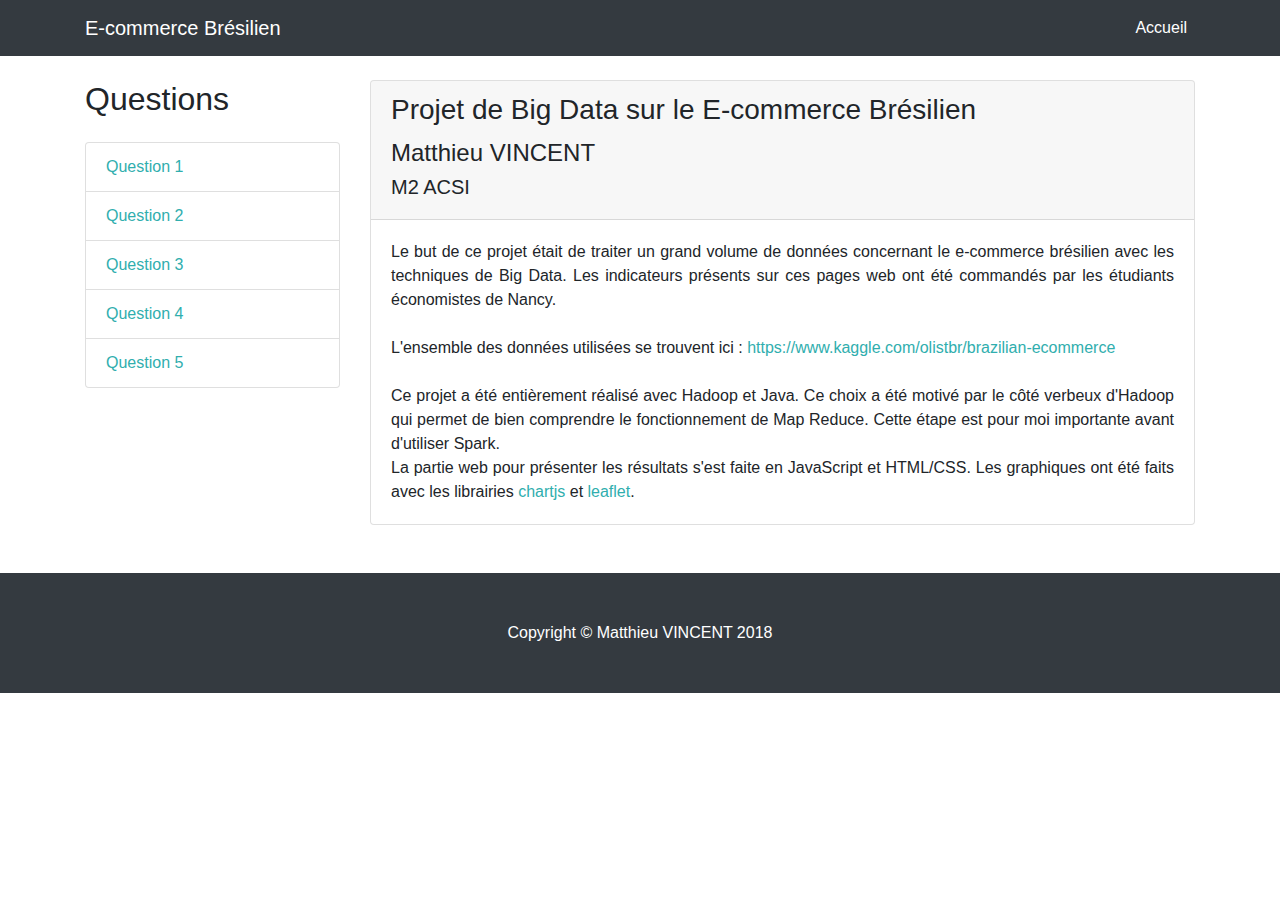
<file: web/html/index.html>
<!DOCTYPE html>
<html lang="en">
<head>
    <meta charset="UTF-8">
    <title>E-commerce Brésilien</title>

    <!-- Bootstrap core CSS -->
    <link href="../../web/vendor/bootstrap/css/bootstrap.min.css" rel="stylesheet">
    <!-- Custom styles for this template -->
    <link href="../../web/css/style.css" rel="stylesheet">
</head>

<body>

    <!-- Navigation -->
    <nav class="navbar navbar-expand-lg navbar-dark bg-dark fixed-top">
        <div class="container">
            <a class="navbar-brand" href="index.html">E-commerce Brésilien</a>
            <button class="navbar-toggler" type="button" data-toggle="collapse" data-target="#navbarResponsive" aria-controls="navbarResponsive" aria-expanded="false" aria-label="Toggle navigation">
                <span class="navbar-toggler-icon"></span>
            </button>
            <div class="collapse navbar-collapse" id="navbarResponsive">
                <ul class="navbar-nav ml-auto">
                    <li class="nav-item active">
                        <a class="nav-link" href="index.html">Accueil</a>
                    </li>
                </ul>
            </div>
        </div>
    </nav>

    <!-- Page Content -->
    <div class="container">
        <div class="row">
            <div class="col-lg-3">
                <h2 class="my-4">Questions</h2>
                <div class="list-group">
                    <a href="question1.html" class="list-group-item">Question 1</a>
                    <a href="question2.html" class="list-group-item">Question 2</a>
                    <a href="question3.html" class="list-group-item">Question 3</a>
                    <a href="question4.html" class="list-group-item">Question 4</a>
                    <a href="question5.html" class="list-group-item">Question 5</a>
                </div>
            </div>
            <div class="col-lg-9">
                <div class="card card-outline-secondary mt-4">
                    <div class="card-header">
                        <h3 class="card-title">Projet de Big Data sur le E-commerce Brésilien</h3>
                        <h4>Matthieu VINCENT</h4>
                        <h5>M2 ACSI</h5>
                    </div>
                    <div class="card-body">
                        <p class="card-text">
                            Le but de ce projet était de traiter un grand volume de données concernant le e-commerce brésilien avec les techniques de Big Data.
                            Les indicateurs présents sur ces pages web ont été commandés par les étudiants économistes de Nancy.<br><br>
                            L'ensemble des données utilisées se trouvent ici : <a href="https://www.kaggle.com/olistbr/brazilian-ecommerce">https://www.kaggle.com/olistbr/brazilian-ecommerce</a><br><br>

                            Ce projet a été entièrement réalisé avec Hadoop et Java. Ce choix a été motivé par le côté verbeux d'Hadoop qui permet de
                            bien comprendre le fonctionnement de Map Reduce. Cette étape est pour moi importante avant d'utiliser Spark.<br>
                            La partie web pour présenter les résultats s'est faite en JavaScript et HTML/CSS. Les graphiques ont été faits avec
                            les librairies <a href="https://www.chartjs.org/">chartjs</a> et <a href="https://leafletjs.com/">leaflet</a>.
                        </p>
                    </div>
                </div>
            </div>
        </div>
    </div>

    <!-- Footer -->
    <br><br>
    <footer class="py-5 bg-dark">
        <div class="container">
            <p class="m-0 text-center text-white">Copyright &copy; Matthieu VINCENT 2018</p>
        </div>
    </footer>

    <!-- Bootstrap core JavaScript -->
    <script src="../../web/vendor/jquery/jquery.min.js"></script>
    <script src="../../web/vendor/bootstrap/js/bootstrap.bundle.min.js"></script>
</body>
</html>
</file>
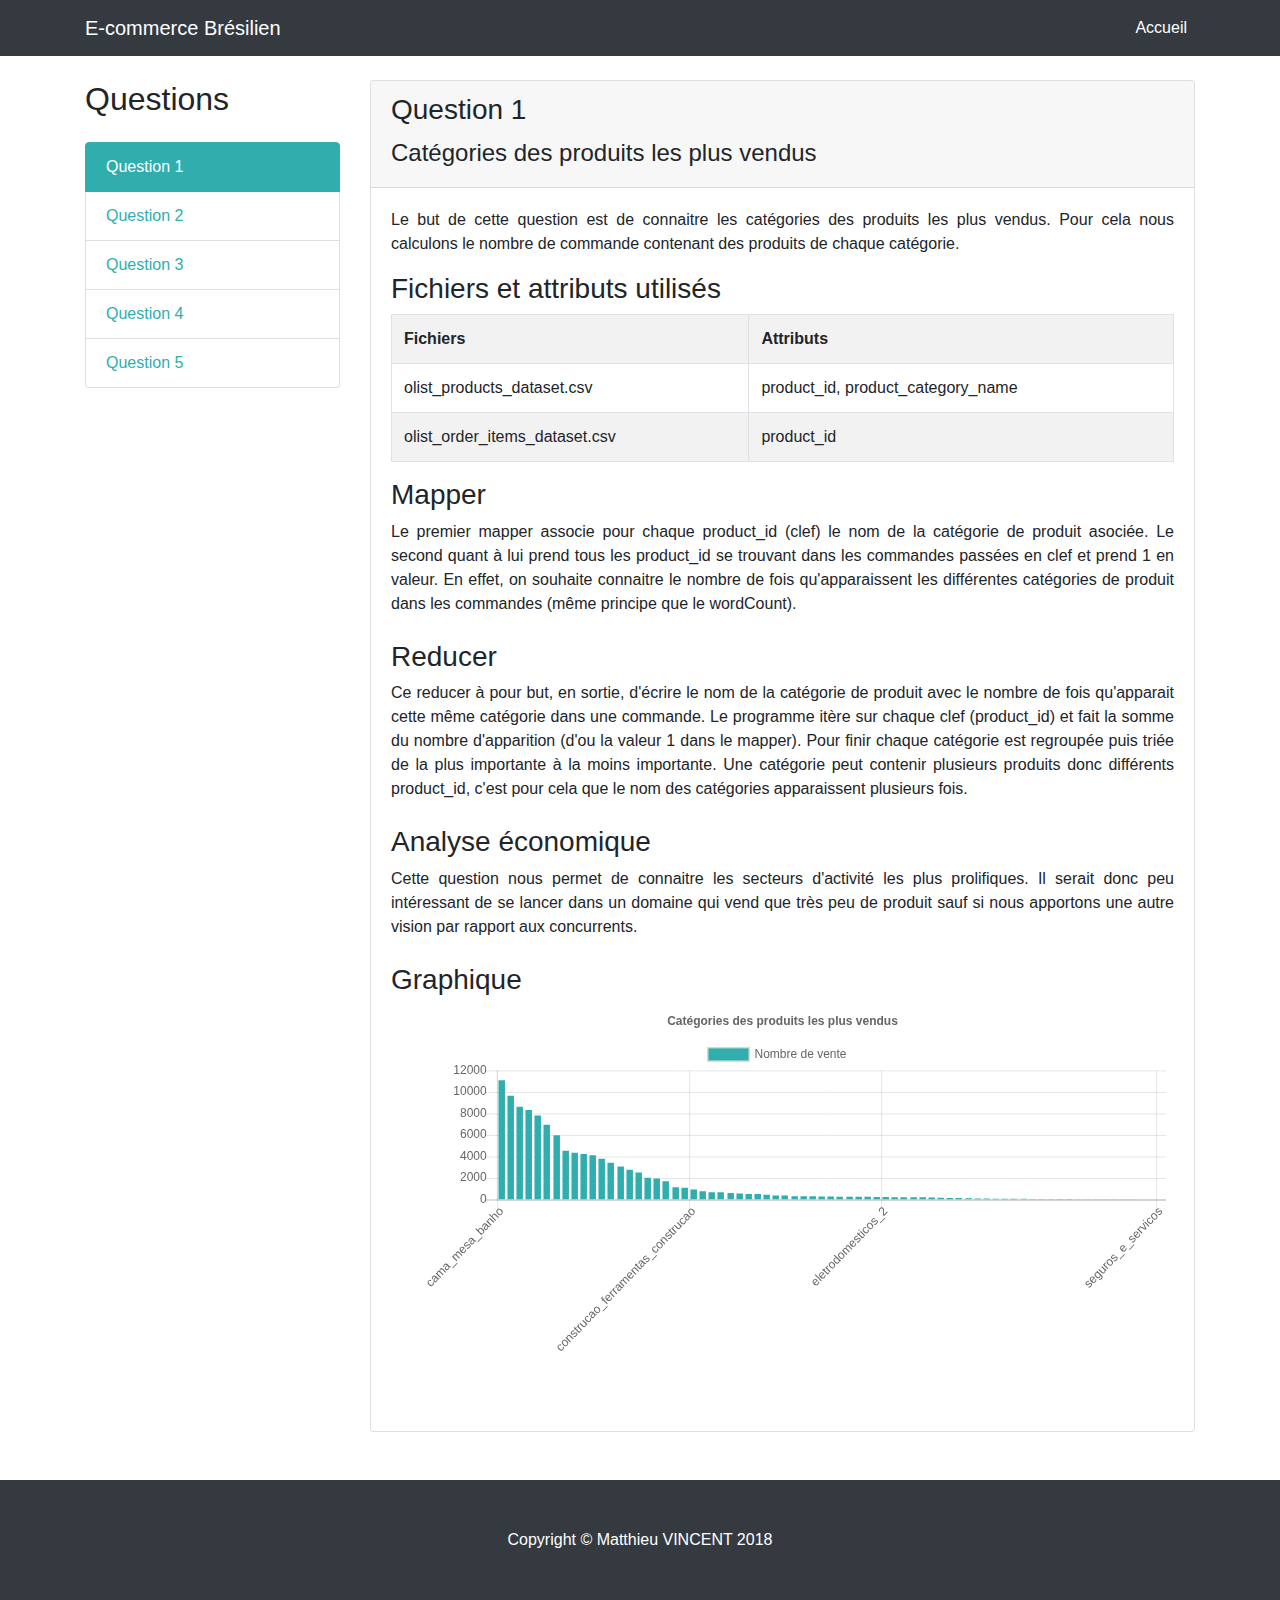
<file: web/html/question1.html>
<!DOCTYPE html>
<html lang="en">
<head>
    <meta charset="UTF-8">
    <title>E-commerce Brésilien</title>

    <!-- Bootstrap core CSS -->
    <link href="../../web/vendor/bootstrap/css/bootstrap.min.css" rel="stylesheet">
    <!-- Custom styles for this template -->
    <link href="../../web/css/style.css" rel="stylesheet">
</head>
<body>
<!-- Navigation -->
<nav class="navbar navbar-expand-lg navbar-dark bg-dark fixed-top">
    <div class="container">
        <a class="navbar-brand" href="index.html">E-commerce Brésilien</a>
        <button class="navbar-toggler" type="button" data-toggle="collapse" data-target="#navbarResponsive" aria-controls="navbarResponsive" aria-expanded="false" aria-label="Toggle navigation">
            <span class="navbar-toggler-icon"></span>
        </button>
        <div class="collapse navbar-collapse" id="navbarResponsive">
            <ul class="navbar-nav ml-auto">
                <li class="nav-item active">
                    <a class="nav-link" href="index.html">Accueil</a>
                </li>
            </ul>
        </div>
    </div>
</nav>

<!-- Page Content -->
<div class="container">
    <div class="row">
        <div class="col-lg-3">
            <h2 class="my-4">Questions</h2>
            <div class="list-group">
                <a href="question1.html" class="list-group-item active">Question 1</a>
                <a href="question2.html" class="list-group-item">Question 2</a>
                <a href="question3.html" class="list-group-item">Question 3</a>
                <a href="question4.html" class="list-group-item">Question 4</a>
                <a href="question5.html" class="list-group-item">Question 5</a>
            </div>
        </div>
        <div class="col-lg-9">
            <div class="card card-outline-secondary mt-4">
                <div class="card-header">
                    <h3 class="card-title">Question 1</h3>
                    <h4>Catégories des produits les plus vendus</h4>
                </div>
                <div class="card-body">
                    <p class="card-text">
                    Le but de cette question est de connaitre les catégories des produits les plus vendus.
                        Pour cela nous calculons le nombre de commande contenant des produits de chaque catégorie.<br>

                    <h3>Fichiers et attributs utilisés</h3>
                    <table class="table table-bordered table-striped">
                        <tr>
                            <th>Fichiers</th>
                            <th>Attributs</th>
                        </tr>
                        <tr>
                            <td>olist_products_dataset.csv</td>
                            <td>product_id, product_category_name</td>
                        </tr>
                        <tr>
                            <td>olist_order_items_dataset.csv</td>
                            <td>product_id</td>
                        </tr>
                    </table>

                    <h3>Mapper</h3>
                    Le premier mapper associe pour chaque product_id (clef) le nom de la catégorie de produit asociée. Le second quant à lui
                    prend tous les product_id se trouvant dans les commandes passées en clef et prend 1 en valeur. En effet, on souhaite
                    connaitre le nombre de fois qu'apparaissent les différentes catégories de produit dans les commandes (même principe que le wordCount).<br><br>

                    <h3>Reducer</h3>
                    Ce reducer à pour but, en sortie, d'écrire le nom de la catégorie de produit avec le nombre de fois qu'apparait cette même catégorie dans une commande.
                    Le programme itère sur chaque clef (product_id) et fait la somme du nombre d'apparition (d'ou la valeur 1 dans le mapper). Pour finir chaque catégorie est regroupée puis triée de la plus
                    importante à la moins importante. Une catégorie peut contenir plusieurs produits donc différents product_id, c'est pour cela que le nom des catégories apparaissent
                    plusieurs fois.<br><br>

                    <h3>Analyse économique</h3>
                    Cette question nous permet de connaitre les secteurs d'activité les plus prolifiques. Il serait donc peu intéressant
                    de se lancer dans un domaine qui vend que très peu de produit sauf si nous apportons une autre vision par rapport aux concurrents.<br><br>

                    <h3>Graphique</h3>
                    <canvas id="question1"></canvas>
                    </p>
                </div>
            </div>
        </div>
    </div>
</div>

<!-- Footer -->
<br><br>
<footer class="py-5 bg-dark">
    <div class="container">
        <p class="m-0 text-center text-white">Copyright &copy; Matthieu VINCENT 2018</p>
    </div>
</footer>

<!-- Bootstrap core JavaScript -->
<script src="../../web/vendor/jquery/jquery.min.js"></script>
<script src="../../web/vendor/chartjs/chartjs.min.js"></script>
<script src="../../web/vendor/bootstrap/js/bootstrap.bundle.min.js"></script>

<!-- Chart -->
<script src="../js/question1.js"></script>
</body>
</html>
</file>
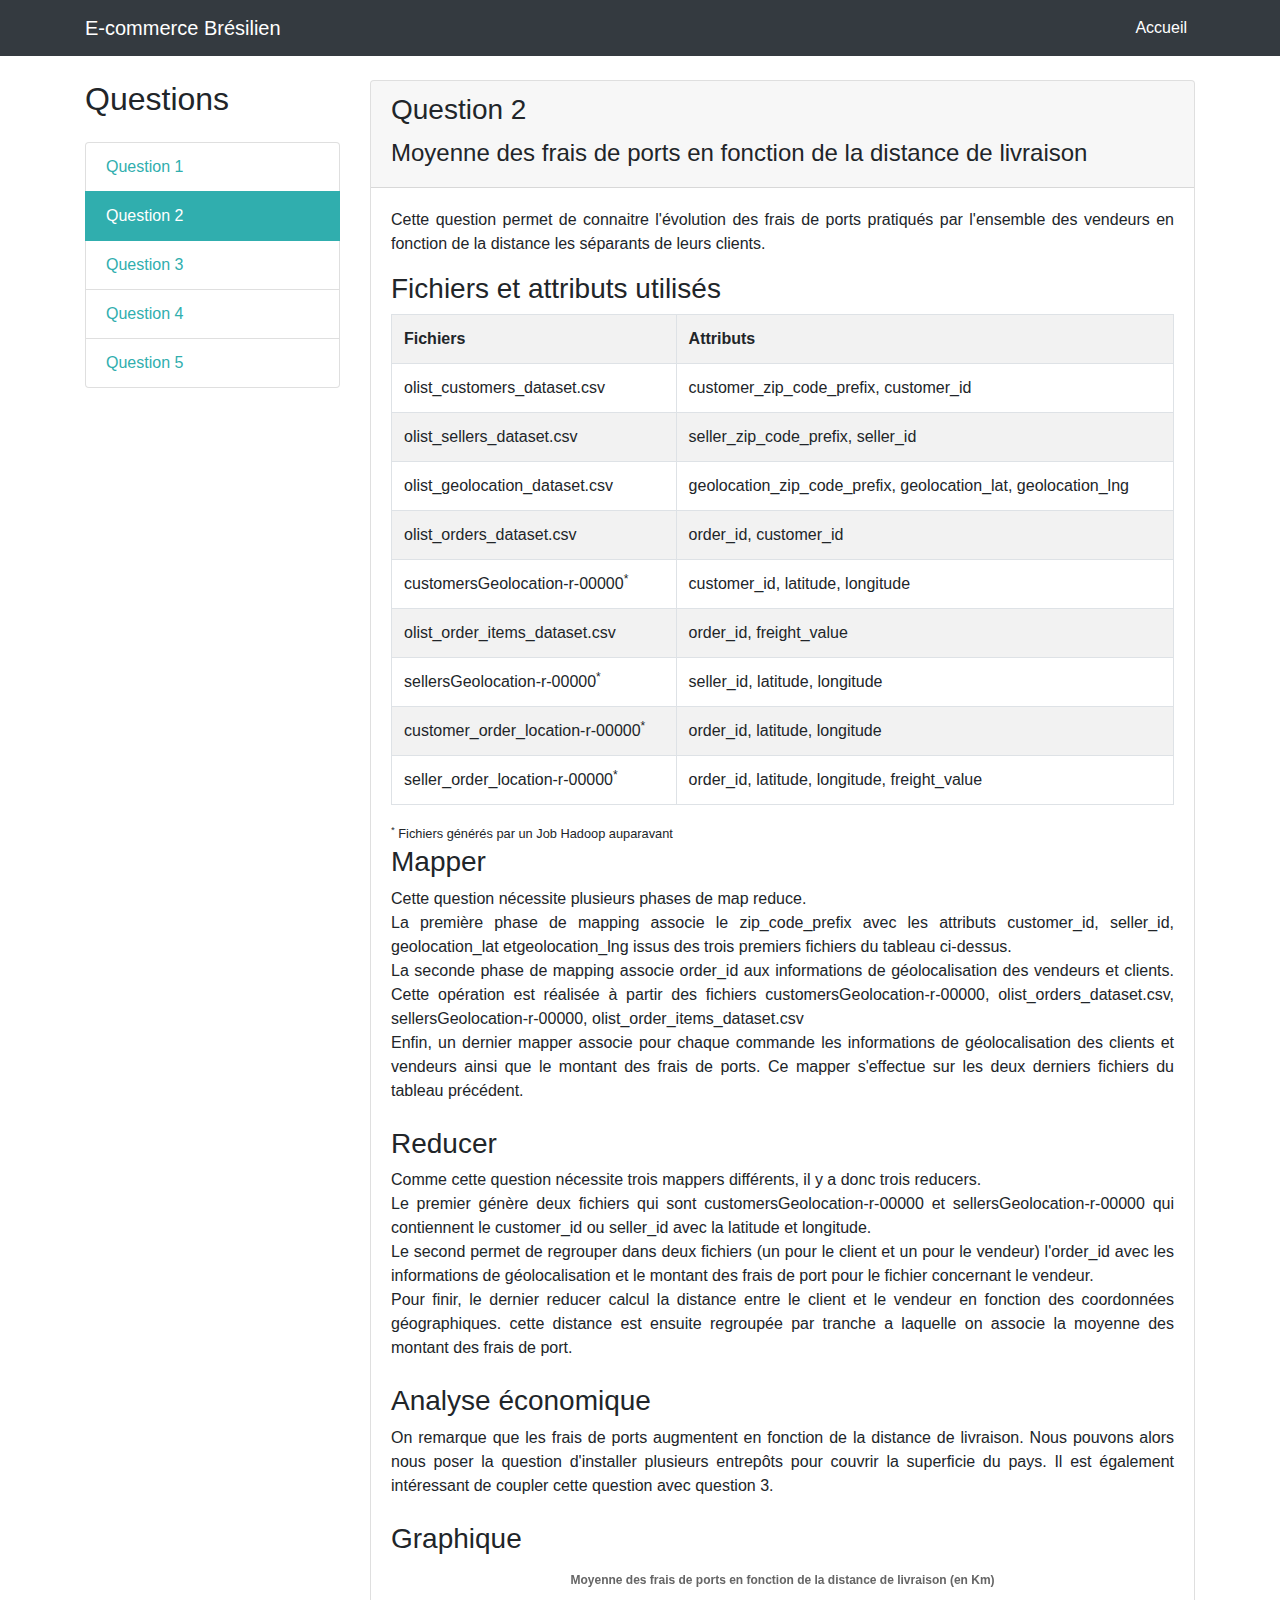
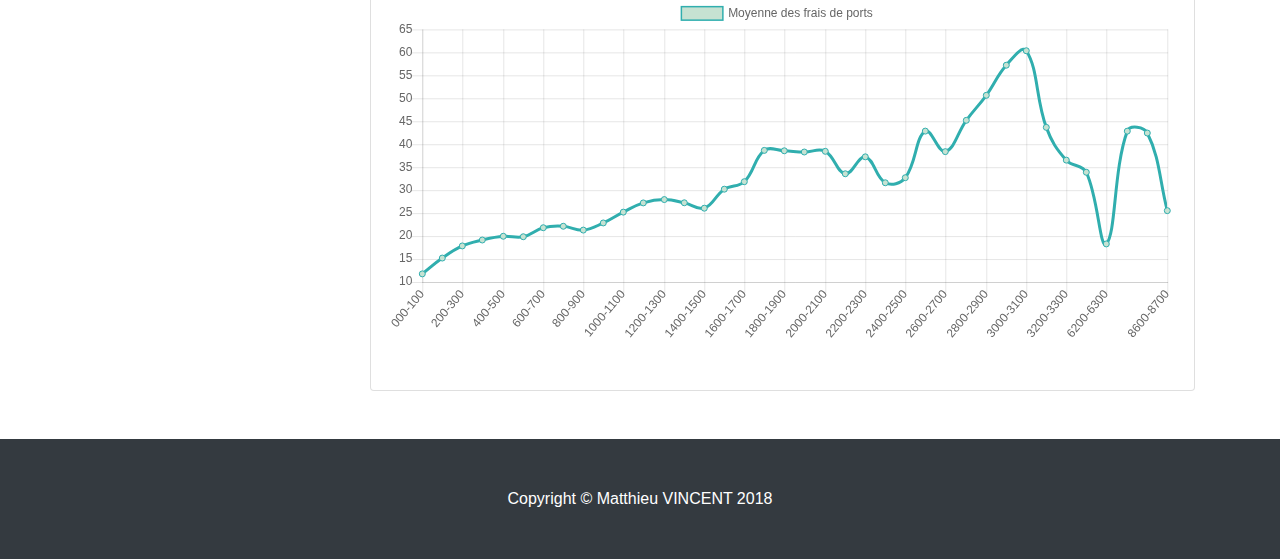
<file: web/html/question2.html>
<!DOCTYPE html>
<html lang="en">
<head>
    <meta charset="UTF-8">
    <title>E-commerce Brésilien</title>

    <!-- Bootstrap core CSS -->
    <link href="../../web/vendor/bootstrap/css/bootstrap.min.css" rel="stylesheet">
    <!-- Custom styles for this template -->
    <link href="../../web/css/style.css" rel="stylesheet">
</head>
<body>
<!-- Navigation -->
<nav class="navbar navbar-expand-lg navbar-dark bg-dark fixed-top">
    <div class="container">
        <a class="navbar-brand" href="index.html">E-commerce Brésilien</a>
        <button class="navbar-toggler" type="button" data-toggle="collapse" data-target="#navbarResponsive" aria-controls="navbarResponsive" aria-expanded="false" aria-label="Toggle navigation">
            <span class="navbar-toggler-icon"></span>
        </button>
        <div class="collapse navbar-collapse" id="navbarResponsive">
            <ul class="navbar-nav ml-auto">
                <li class="nav-item active">
                    <a class="nav-link" href="index.html">Accueil</a>
                </li>
            </ul>
        </div>
    </div>
</nav>

<!-- Page Content -->
<div class="container">
    <div class="row">
        <div class="col-lg-3">
            <h2 class="my-4">Questions</h2>
            <div class="list-group">
                <a href="question1.html" class="list-group-item">Question 1</a>
                <a href="question2.html" class="list-group-item active">Question 2</a>
                <a href="question3.html" class="list-group-item">Question 3</a>
                <a href="question4.html" class="list-group-item">Question 4</a>
                <a href="question5.html" class="list-group-item">Question 5</a>
            </div>
        </div>
        <div class="col-lg-9">
            <div class="card card-outline-secondary mt-4">
                <div class="card-header">
                    <h3 class="card-title">Question 2</h3>
                    <h4>Moyenne des frais de ports en fonction de la distance de livraison</h4>
                </div>
                <div class="card-body">
                    <p class="card-text">
                    Cette question permet de connaitre l'évolution des frais de ports pratiqués par l'ensemble des vendeurs
                    en fonction de la distance les séparants de leurs clients.<br>

                    <h3>Fichiers et attributs utilisés</h3>
                    <table class="table table-bordered table-striped">
                        <tr>
                            <th>Fichiers</th>
                            <th>Attributs</th>
                        </tr>
                        <tr>
                            <td>olist_customers_dataset.csv</td>
                            <td>customer_zip_code_prefix, customer_id</td>
                        </tr>
                        <tr>
                            <td>olist_sellers_dataset.csv</td>
                            <td>seller_zip_code_prefix, seller_id</td>
                        </tr>
                        <tr>
                            <td>olist_geolocation_dataset.csv</td>
                            <td>geolocation_zip_code_prefix, geolocation_lat, geolocation_lng</td>
                        </tr>
                        <tr>
                            <td>olist_orders_dataset.csv</td>
                            <td>order_id, customer_id</td>
                        </tr>
                        <tr>
                            <td>customersGeolocation-r-00000<sup>*</sup></td>
                            <td>customer_id, latitude, longitude</td>
                        </tr>
                        <tr>
                            <td>olist_order_items_dataset.csv</td>
                            <td>order_id, freight_value</td>
                        </tr>
                        <tr>
                            <td>sellersGeolocation-r-00000<sup>*</sup></td>
                            <td>seller_id, latitude, longitude</td>
                        </tr>
                        <tr>
                            <td>customer_order_location-r-00000<sup>*</sup></td>
                            <td>order_id, latitude, longitude</td>
                        </tr>
                        <tr>
                            <td>seller_order_location-r-00000<sup>*</sup></td>
                            <td>order_id, latitude, longitude, freight_value</td>
                        </tr>
                    </table>
                    <small><sup>*</sup> Fichiers générés par un Job Hadoop auparavant</small>

                    <h3>Mapper</h3>
                    Cette question nécessite plusieurs phases de map reduce.<br>
                    La première phase de mapping associe le zip_code_prefix avec les attributs customer_id, seller_id, geolocation_lat etgeolocation_lng issus des trois premiers fichiers du tableau ci-dessus.<br>
                    La seconde phase de mapping associe order_id aux informations de géolocalisation des vendeurs et clients. Cette opération est réalisée
                    à partir des fichiers customersGeolocation-r-00000, olist_orders_dataset.csv, sellersGeolocation-r-00000, olist_order_items_dataset.csv<br>
                    Enfin, un dernier mapper associe pour chaque commande les informations de géolocalisation des clients et vendeurs ainsi que le montant des frais de ports. Ce mapper s'effectue sur les deux derniers fichiers du tableau précédent.<br><br>

                    <h3>Reducer</h3>
                    Comme cette question nécessite trois mappers différents, il y a donc trois reducers.<br>
                    Le premier génère deux fichiers qui sont customersGeolocation-r-00000 et sellersGeolocation-r-00000 qui contiennent le customer_id ou seller_id avec la latitude et longitude.<br>
                    Le second permet de regrouper dans deux fichiers (un pour le client et un pour le vendeur) l'order_id avec les informations de géolocalisation et le montant des frais de port pour le fichier concernant le vendeur.<br>
                    Pour finir, le dernier reducer calcul la distance entre le client et le vendeur en fonction des coordonnées géographiques. cette distance est ensuite
                    regroupée par tranche a laquelle on associe la moyenne des montant des frais de port.<br><br>

                    <h3>Analyse économique</h3>
                    On remarque que les frais de ports augmentent en fonction de la distance de livraison. Nous pouvons alors nous
                    poser la question d'installer plusieurs entrepôts pour couvrir la superficie du pays. Il est également intéressant de
                    coupler cette question avec question 3.<br><br>

                    <h3>Graphique</h3>
                    <canvas id="question2"></canvas>
                    </p>
                </div>
            </div>
        </div>
    </div>
</div>

<!-- Footer -->
<br><br>
<footer class="py-5 bg-dark">
    <div class="container">
        <p class="m-0 text-center text-white">Copyright &copy; Matthieu VINCENT 2018</p>
    </div>
</footer>

<!-- Bootstrap core JavaScript -->
<script src="../../web/vendor/jquery/jquery.min.js"></script>
<script src="../../web/vendor/chartjs/chartjs.min.js"></script>
<script src="../../web/vendor/bootstrap/js/bootstrap.bundle.min.js"></script>

<!-- Chart -->
<script src="../js/question2.js"></script>
</body>
</html>
</file>
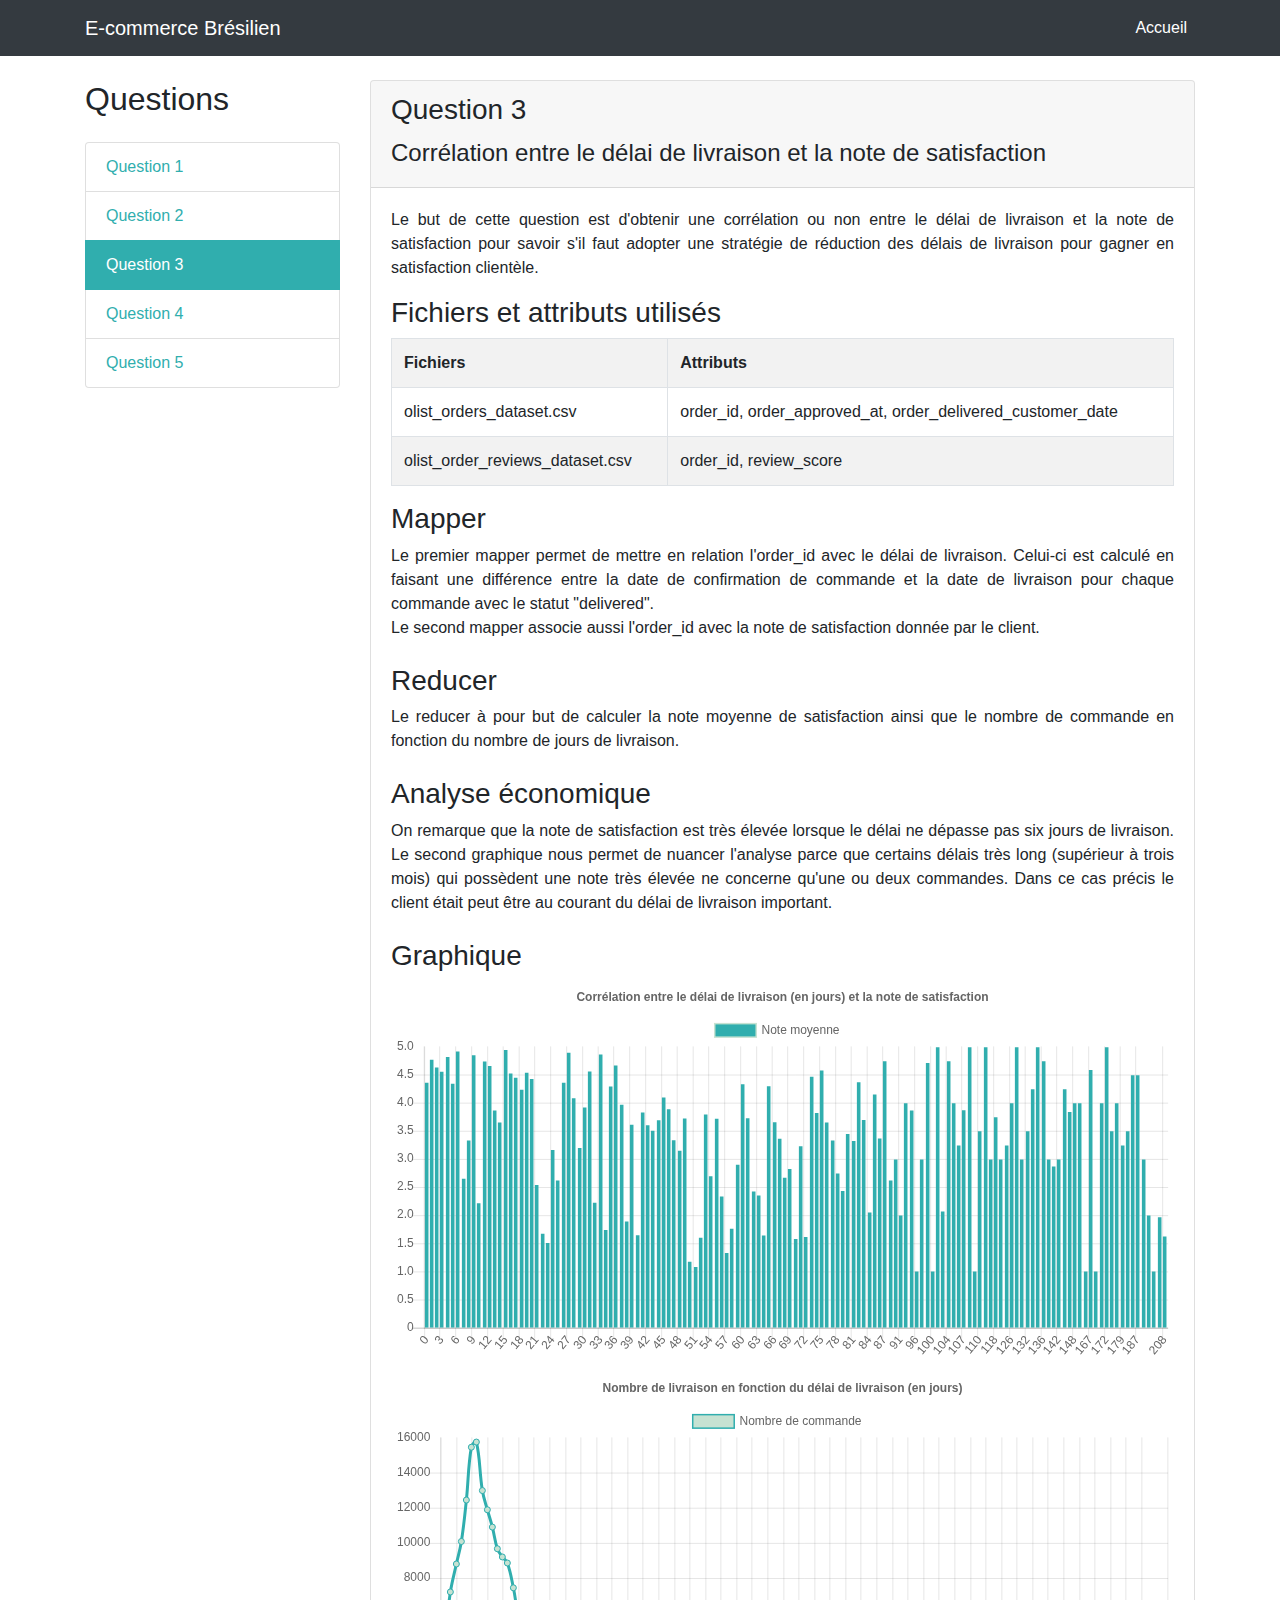
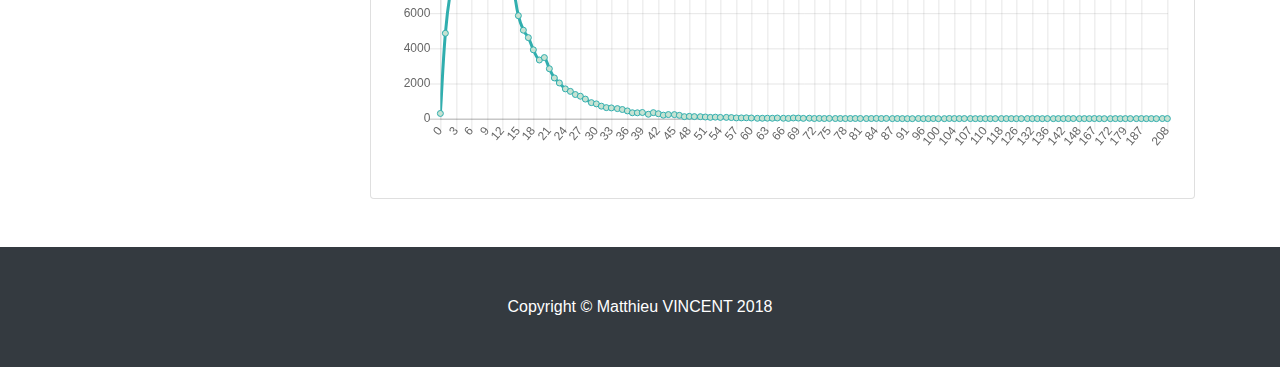
<file: web/html/question3.html>
<!DOCTYPE html>
<html lang="en">
<head>
    <meta charset="UTF-8">
    <title>E-commerce Brésilien</title>

    <!-- Bootstrap core CSS -->
    <link href="../../web/vendor/bootstrap/css/bootstrap.min.css" rel="stylesheet">
    <!-- Custom styles for this template -->
    <link href="../../web/css/style.css" rel="stylesheet">
</head>
<body>
<!-- Navigation -->
<nav class="navbar navbar-expand-lg navbar-dark bg-dark fixed-top">
    <div class="container">
        <a class="navbar-brand" href="index.html">E-commerce Brésilien</a>
        <button class="navbar-toggler" type="button" data-toggle="collapse" data-target="#navbarResponsive" aria-controls="navbarResponsive" aria-expanded="false" aria-label="Toggle navigation">
            <span class="navbar-toggler-icon"></span>
        </button>
        <div class="collapse navbar-collapse" id="navbarResponsive">
            <ul class="navbar-nav ml-auto">
                <li class="nav-item active">
                    <a class="nav-link" href="index.html">Accueil</a>
                </li>
            </ul>
        </div>
    </div>
</nav>

<!-- Page Content -->
<div class="container">
    <div class="row">
        <div class="col-lg-3">
            <h2 class="my-4">Questions</h2>
            <div class="list-group">
                <a href="question1.html" class="list-group-item">Question 1</a>
                <a href="question2.html" class="list-group-item">Question 2</a>
                <a href="question3.html" class="list-group-item active">Question 3</a>
                <a href="question4.html" class="list-group-item">Question 4</a>
                <a href="question5.html" class="list-group-item">Question 5</a>
            </div>
        </div>
        <div class="col-lg-9">
            <div class="card card-outline-secondary mt-4">
                <div class="card-header">
                    <h3 class="card-title">Question 3</h3>
                    <h4>Corrélation entre le délai de livraison et la note de satisfaction</h4>
                </div>
                <div class="card-body">
                    <p class="card-text">
                        Le but de cette question est d'obtenir une corrélation ou non entre le délai de livraison et la note de satisfaction
                        pour savoir s'il faut adopter une stratégie de réduction des délais de livraison pour gagner en satisfaction clientèle.<br>

                    <h3>Fichiers et attributs utilisés</h3>
                    <table class="table table-bordered table-striped">
                        <tr>
                            <th>Fichiers</th>
                            <th>Attributs</th>
                        </tr>
                        <tr>
                            <td>olist_orders_dataset.csv</td>
                            <td>order_id, order_approved_at, order_delivered_customer_date</td>
                        </tr>
                        <tr>
                            <td>olist_order_reviews_dataset.csv</td>
                            <td>order_id, review_score</td>
                        </tr>
                    </table>

                    <h3>Mapper</h3>
                    Le premier mapper permet de mettre en relation l'order_id avec le délai de livraison. Celui-ci est calculé en faisant une
                    différence entre la date de confirmation de commande et la date de livraison pour chaque commande avec le statut "delivered".<br>
                    Le second mapper associe aussi l'order_id avec la note de satisfaction donnée par le client.<br><br>

                    <h3>Reducer</h3>
                    Le reducer à pour but de calculer la note moyenne de satisfaction ainsi que le nombre de commande en fonction du nombre de jours de livraison.<br><br>

                    <h3>Analyse économique</h3>
                    On remarque que la note de satisfaction est très élevée lorsque le délai ne dépasse pas six jours de livraison. Le second graphique nous permet de nuancer l'analyse
                    parce que certains délais très long (supérieur à trois mois) qui possèdent une note très élevée ne concerne qu'une ou deux commandes. Dans
                    ce cas précis le client était peut être au courant du délai de livraison important.<br><br>

                    <h3>Graphique</h3>
                    <canvas id="question3"></canvas>
                    <canvas id="question3_1"></canvas>
                    </p>
                </div>
            </div>
        </div>
    </div>
</div>

<!-- Footer -->
<br><br>
<footer class="py-5 bg-dark">
    <div class="container">
        <p class="m-0 text-center text-white">Copyright &copy; Matthieu VINCENT 2018</p>
    </div>
</footer>

<!-- Bootstrap core JavaScript -->
<script src="../../web/vendor/jquery/jquery.min.js"></script>
<script src="../../web/vendor/chartjs/chartjs.min.js"></script>
<script src="../../web/vendor/bootstrap/js/bootstrap.bundle.min.js"></script>

<!-- Chart -->
<script src="../js/question3.js"></script>
</body>
</html>
</file>
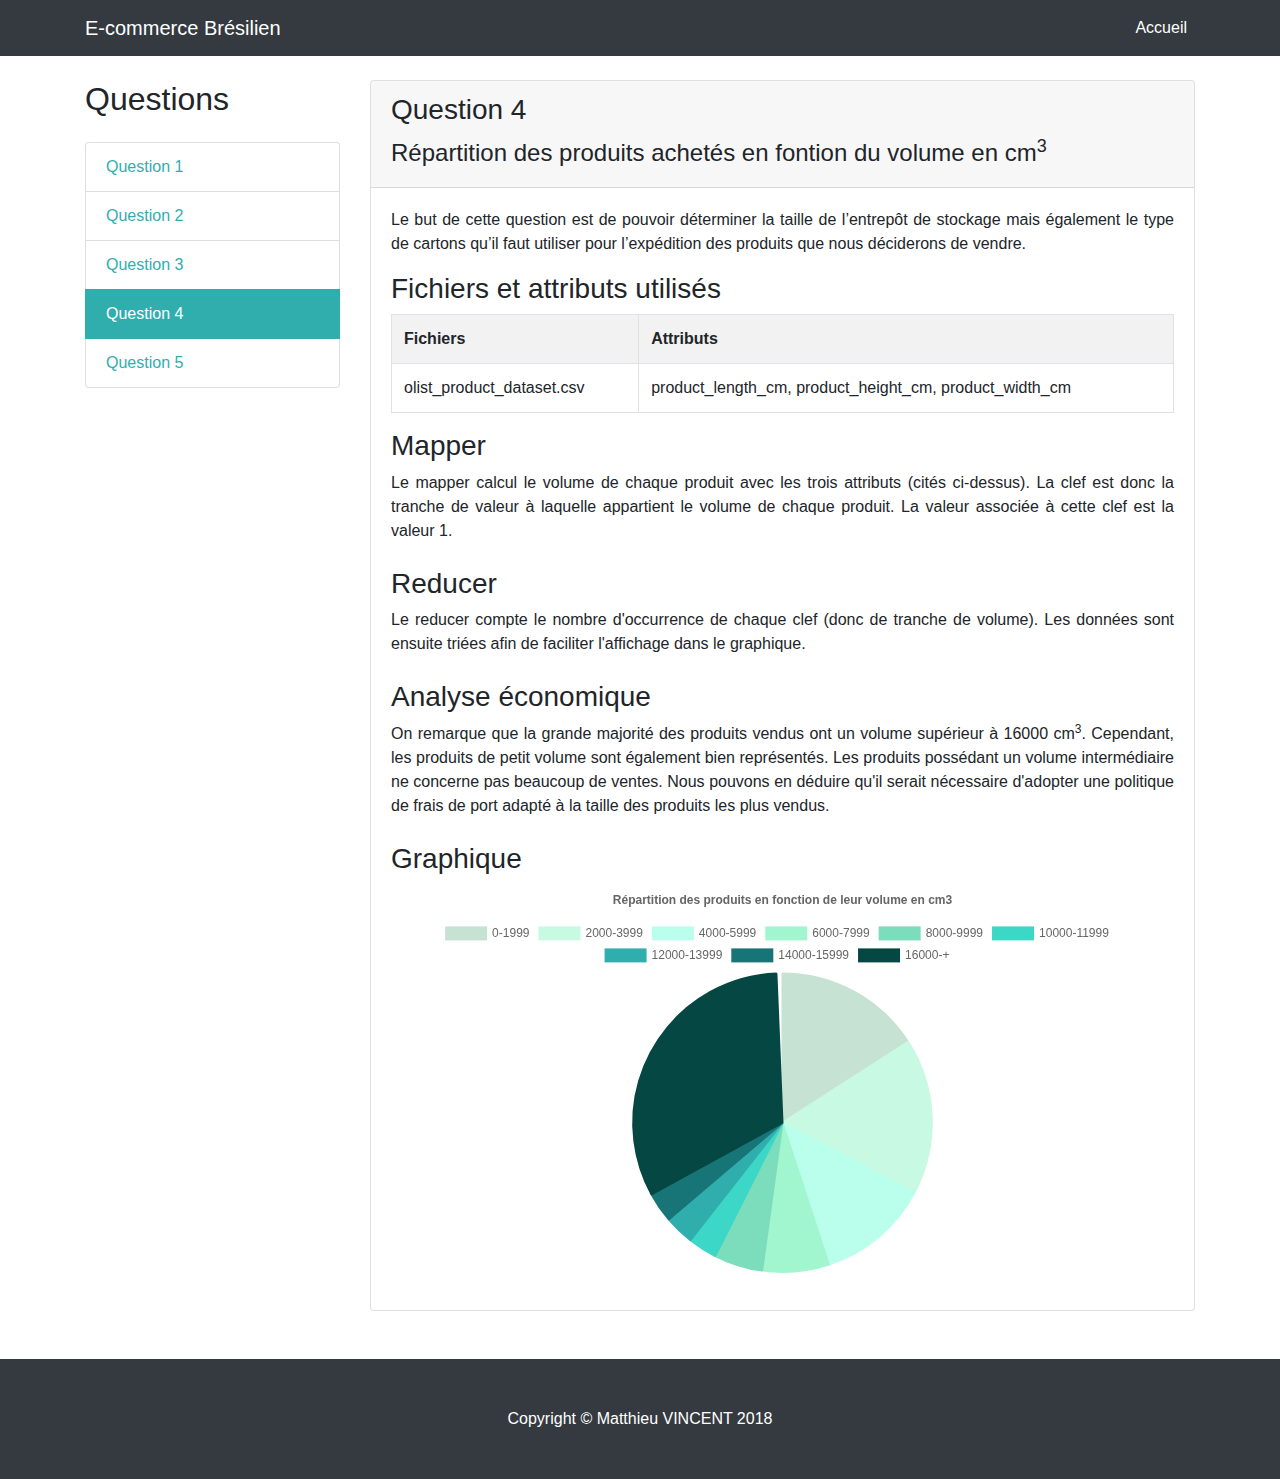
<file: web/html/question4.html>
<!DOCTYPE html>
<html lang="en">
<head>
    <meta charset="UTF-8">
    <title>E-commerce Brésilien</title>

    <!-- Bootstrap core CSS -->
    <link href="../../web/vendor/bootstrap/css/bootstrap.min.css" rel="stylesheet">
    <!-- Custom styles for this template -->
    <link href="../../web/css/style.css" rel="stylesheet">
</head>
<body>
    <!-- Navigation -->
    <nav class="navbar navbar-expand-lg navbar-dark bg-dark fixed-top">
        <div class="container">
            <a class="navbar-brand" href="index.html">E-commerce Brésilien</a>
            <button class="navbar-toggler" type="button" data-toggle="collapse" data-target="#navbarResponsive" aria-controls="navbarResponsive" aria-expanded="false" aria-label="Toggle navigation">
                <span class="navbar-toggler-icon"></span>
            </button>
            <div class="collapse navbar-collapse" id="navbarResponsive">
                <ul class="navbar-nav ml-auto">
                    <li class="nav-item active">
                        <a class="nav-link" href="index.html">Accueil</a>
                    </li>
                </ul>
            </div>
        </div>
    </nav>

    <!-- Page Content -->
    <div class="container">
        <div class="row">
            <div class="col-lg-3">
                <h2 class="my-4">Questions</h2>
                <div class="list-group">
                    <a href="question1.html" class="list-group-item">Question 1</a>
                    <a href="question2.html" class="list-group-item">Question 2</a>
                    <a href="question3.html" class="list-group-item">Question 3</a>
                    <a href="question4.html" class="list-group-item active">Question 4</a>
                    <a href="question5.html" class="list-group-item">Question 5</a>
                </div>
            </div>
            <div class="col-lg-9">
                <div class="card card-outline-secondary mt-4">
                    <div class="card-header">
                        <h3 class="card-title">Question 4</h3>
                        <h4>Répartition des produits achetés en fontion du volume en cm<sup>3</sup></h4>
                    </div>
                    <div class="card-body">
                        <p class="card-text">
                            Le but de cette question est de pouvoir déterminer la taille de l’entrepôt de stockage mais
                            également le type de cartons qu’il faut utiliser pour l’expédition des produits que nous
                            déciderons de vendre.<br>

                            <h3>Fichiers et attributs utilisés</h3>
                            <table class="table table-bordered table-striped">
                                <tr>
                                    <th>Fichiers</th>
                                    <th>Attributs</th>
                                </tr>
                                <tr>
                                    <td>olist_product_dataset.csv</td>
                                    <td>product_length_cm, product_height_cm, product_width_cm</td>
                                </tr>
                            </table>

                            <h3>Mapper</h3>
                            Le mapper calcul le volume de chaque produit avec les trois attributs (cités ci-dessus). La clef est donc la
                            tranche de valeur à laquelle appartient le volume de chaque produit. La valeur associée à cette clef est la valeur 1.<br><br>

                            <h3>Reducer</h3>
                            Le reducer compte le nombre d'occurrence de chaque clef (donc de tranche de volume). Les données sont ensuite
                            triées afin de faciliter l'affichage dans le graphique.<br><br>

                            <h3>Analyse économique</h3>
                            On remarque que la grande majorité des produits vendus ont un volume supérieur à 16000 cm<sup>3</sup>.
                            Cependant, les produits de petit volume sont également bien représentés. Les produits possédant un volume intermédiaire
                            ne concerne pas beaucoup de ventes. Nous pouvons en déduire qu'il serait nécessaire d'adopter une politique
                            de frais de port adapté à la taille des produits les plus vendus.<br><br>

                            <h3>Graphique</h3>
                            <canvas id="question4"></canvas>
                        </p>
                    </div>
                </div>
            </div>
        </div>
    </div>

    <!-- Footer -->
    <br><br>
    <footer class="py-5 bg-dark">
        <div class="container">
            <p class="m-0 text-center text-white">Copyright &copy; Matthieu VINCENT 2018</p>
        </div>
    </footer>

    <!-- Bootstrap core JavaScript -->
    <script src="../../web/vendor/jquery/jquery.min.js"></script>
    <script src="../../web/vendor/chartjs/chartjs.min.js"></script>
    <script src="../../web/vendor/bootstrap/js/bootstrap.bundle.min.js"></script>

    <!-- Chart -->
    <script src="../js/question4.js"></script>
</body>
</html>
</file>
<file: web/css/style.css>
/*!
 * Start Bootstrap - Shop Item (https://startbootstrap.com/template-overviews/shop-item)
 * Copyright 2013-2017 Start Bootstrap
 * Licensed under MIT (https://github.com/BlackrockDigital/startbootstrap-shop-item/blob/master/LICENSE)
 */

body {
    padding-top: 54px;
    text-align: justify;
}

@media (min-width: 992px) {
    body {
        padding-top: 56px;
    }
}

.list-group-item.active{
    background-color: #30aeae;
    border-color: #30aeae;
}

a{
    color: #30aeae;
}

a:hover{
    color: #6fccbf;
}

#question5 { height: 550px; }
</file>
